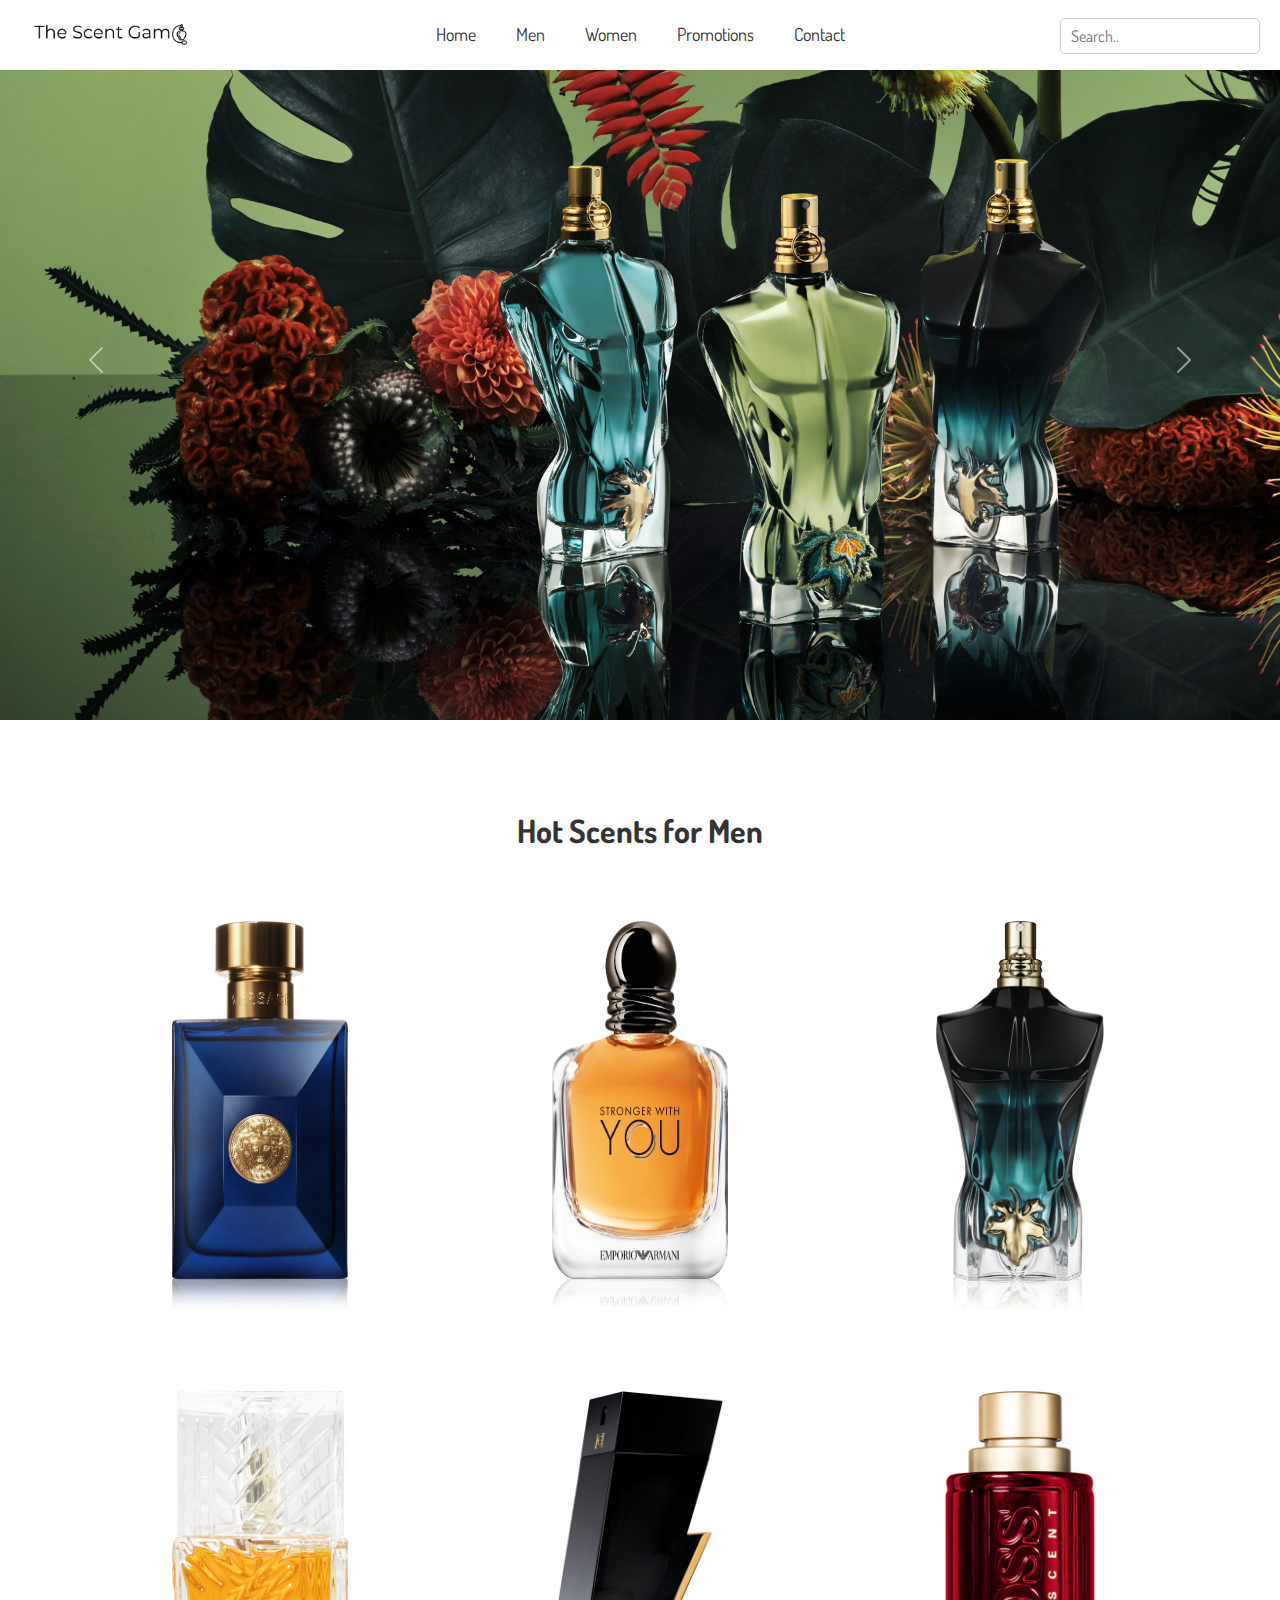
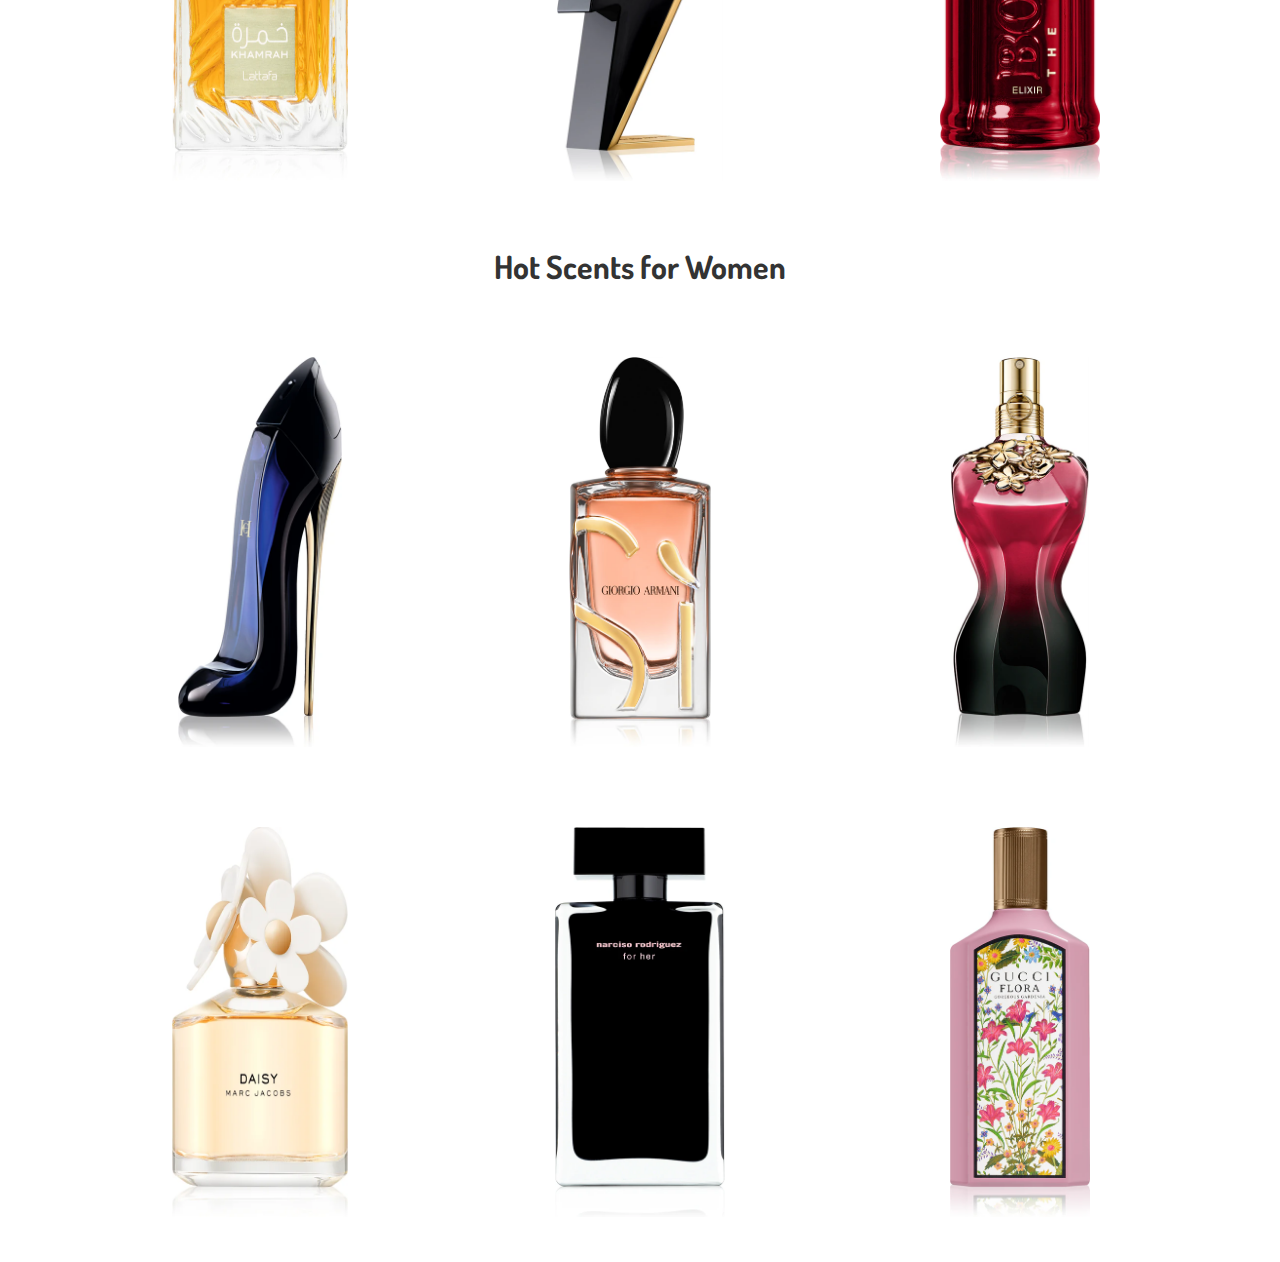
<file: index.html>
<!DOCTYPE html>
<html lang="en">
<head>
    <meta charset="UTF-8">
    <meta name="viewport" content="width=device-width, initial-scale=1.0">
    <link rel="icon" type="image/x-icon" href="/assets/favicon.png">
    <link href="https://fonts.googleapis.com/css2?family=Dosis:wght@200;300;400;500;600;700;800&display=swap" rel="stylesheet">
    <link href="https://cdn.jsdelivr.net/npm/bootstrap@5.3.0-alpha1/dist/css/bootstrap.min.css" rel="stylesheet">
    <link rel="stylesheet" href="style.css">
    <title>TheScentGame</title>
</head>
<body>
    <header>
        <nav aria-label="Main navigation">
            <div class="logo-container">
                <div class="logo">
                    <img src="./assets/logo.png" alt="Logo">
                </div>
            </div>
           <ul class="nav-links" role="menu">
                <li role="menuitem"><a href="#home">Home</a></li>
                <li role="menuitem"><a href="#Men">Men</a></li>
                <li role="menuitem"><a href="#Women">Women</a></li>
                <li role="menuitem"><a href="#Promotions">Promotions</a></li>
                <li role="menuitem"><a href="#Contact us">Contact</a></li>
            </ul>
            <div class="searchContainer">
                <input class="searchBox" type="text" placeholder="Search..">
            </div>
        </nav>
    </header>

    <div id="carouselExample" class="carousel slide">
        <div class="carousel-inner">
            <div class="carousel-item active">
                <img src="./assets/slideshow1.jpg" class="d-block w-100" alt="Slide 1">
            </div>
            <div class="carousel-item">
                <img src="./assets/slideshow2.jpeg" class="d-block w-100" alt="Slide 2">
            </div>
            <div class="carousel-item">
                <img src="./assets/slideshow3.jpg" class="d-block w-100" alt="Slide 3">
            </div>
        </div>
        <button class="carousel-control-prev" type="button" data-bs-target="#carouselExample" data-bs-slide="prev">
            <span class="carousel-control-prev-icon" aria-hidden="true"></span>
            <span class="visually-hidden">Previous</span>
        </button>
        <button class="carousel-control-next" type="button" data-bs-target="#carouselExample" data-bs-slide="next">
            <span class="carousel-control-next-icon" aria-hidden="true"></span>
            <span class="visually-hidden">Next</span>
        </button>
    </div>

    <main class="container text-center">
        <!-- Hot Scents for Men -->
        <section>
            <h2 class="hotScentsTitleMen">Hot Scents for Men</h2>
            <div id="menPerfumesContainer" class="row"></div>
        </section>

        <!-- Hot Scents for Women -->
        <section>
            <h2 class="hotScentsTitleWoman">Hot Scents for Women</h2>
            <div id="womenPerfumesContainer" class="row"></div>
        </section>
    </main>

    <script src="https://cdn.jsdelivr.net/npm/@popperjs/core@2.11.6/dist/umd/popper.min.js"></script>
    <script src="https://cdn.jsdelivr.net/npm/bootstrap@5.3.0-alpha1/dist/js/bootstrap.min.js"></script>
    <script src="script.js"></script>
    <script src="perfumes.js"></script>
</body>
</html>
</file>
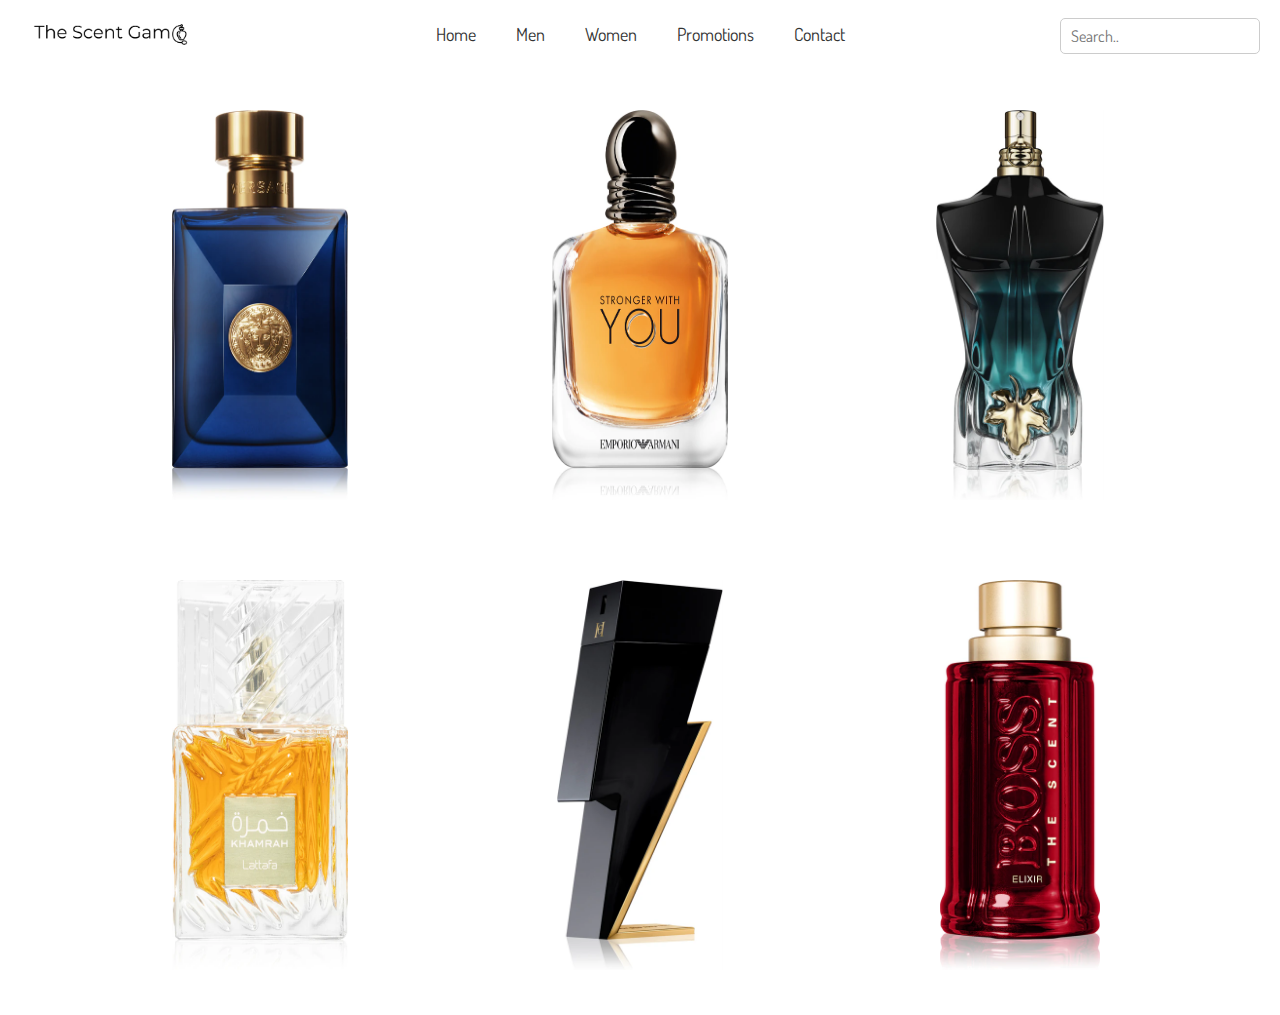
<file: men.html>
<!DOCTYPE html>
<html lang="en">
<head>
    <meta charset="UTF-8">
    <meta name="viewport" content="width=device-width, initial-scale=1.0">
    <link rel="icon" type="image/x-icon" href="/assets/favicon.png">
    <link href="https://fonts.googleapis.com/css2?family=Dosis:wght@200;300;400;500;600;700;800&display=swap" rel="stylesheet">
    <link href="https://cdn.jsdelivr.net/npm/bootstrap@5.3.0-alpha1/dist/css/bootstrap.min.css" rel="stylesheet">
    <link rel="stylesheet" href="style.css">
    <title>TheScentGame</title>
</head>
<body>
    <header>
        <nav aria-label="Main navigation">
            <div class="logo-container">
                <div class="logo">
                    <a href="index.html">
                        <img src="./assets/logo.png" alt="Logo">
                    </a>
                </div>
            </div>
           <ul class="nav-links" role="menu">
                <li role="menuitem"><a href="index.html">Home</a></li>
                <li role="menuitem"><a href="men.html">Men</a></li>
                <li role="menuitem"><a href="women.html">Women</a></li>
                <li role="menuitem"><a href="#Promotions">Promotions</a></li>
                <li role="menuitem"><a href="#Contact us">Contact</a></li>
            </ul>
            <div class="searchContainer">
                <input class="searchBox" type="text" placeholder="Search..">
            </div>
        </nav>
    </header>

    <main class="container text-center">
        <!-- Hot Scents for Men -->
        <section>
            <div id="menPerfumesContainer" class="row"></div>
        </section>
    </main>

    <script src="https://cdn.jsdelivr.net/npm/@popperjs/core@2.11.6/dist/umd/popper.min.js"></script>
    <script src="https://cdn.jsdelivr.net/npm/bootstrap@5.3.0-alpha1/dist/js/bootstrap.min.js"></script>
    <script src="scriptMen.js"></script>
    <script src="perfumes.js"></script>
</body>
</html>
</file>
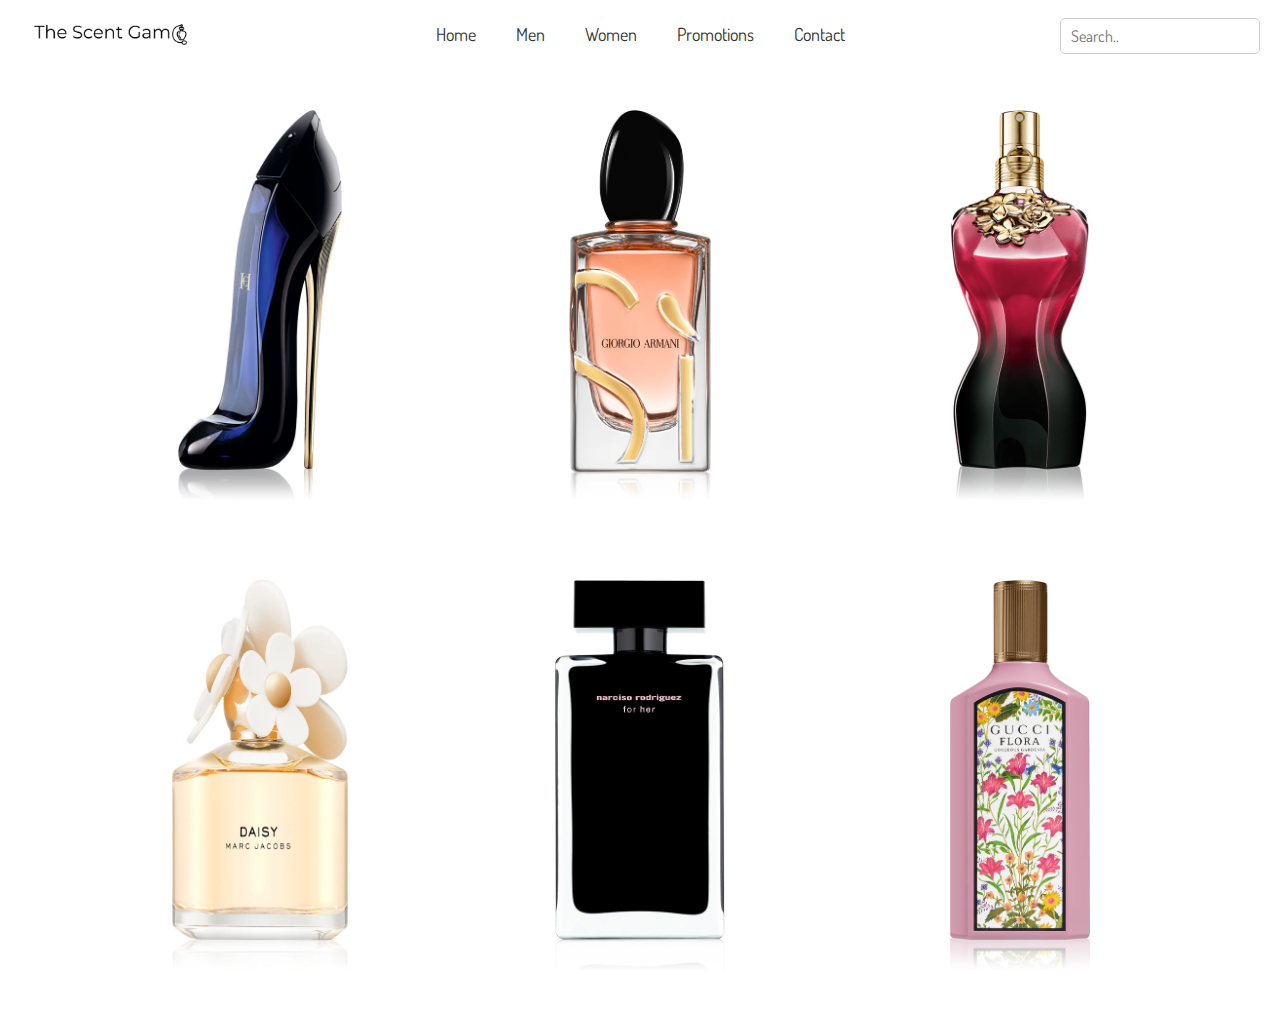
<file: women.html>
<!DOCTYPE html>
<html lang="en">
<head>
    <meta charset="UTF-8">
    <meta name="viewport" content="width=device-width, initial-scale=1.0">
    <link rel="icon" type="image/x-icon" href="/assets/favicon.png">
    <link href="https://fonts.googleapis.com/css2?family=Dosis:wght@200;300;400;500;600;700;800&display=swap" rel="stylesheet">
    <link href="https://cdn.jsdelivr.net/npm/bootstrap@5.3.0-alpha1/dist/css/bootstrap.min.css" rel="stylesheet">
    <link rel="stylesheet" href="style.css">
    <title>TheScentGame</title>
</head>
<body>
    <header>
        <nav aria-label="Main navigation">
            <div class="logo-container">
                <div class="logo">
                    <a href="index.html">
                        <img src="./assets/logo.png" alt="Logo">
                    </a>
                </div>
            </div>
           <ul class="nav-links" role="menu">
                <li role="menuitem"><a href="index.html">Home</a></li>
                <li role="menuitem"><a href="men.html">Men</a></li>
                <li role="menuitem"><a href="women.html">Women</a></li>
                <li role="menuitem"><a href="#Promotions">Promotions</a></li>
                <li role="menuitem"><a href="#Contact us">Contact</a></li>
            </ul>
            <div class="searchContainer">
                <input class="searchBox" type="text" placeholder="Search..">
            </div>
        </nav>
    </header>


    <main class="container text-center">
        <!-- Hot Scents for Women -->
        <section>
            <div id="womenPerfumesContainer" class="row"></div>
        </section>
    </main>


    <script src="https://cdn.jsdelivr.net/npm/@popperjs/core@2.11.6/dist/umd/popper.min.js"></script>
    <script src="https://cdn.jsdelivr.net/npm/bootstrap@5.3.0-alpha1/dist/js/bootstrap.min.js"></script>
    <script src="scriptWomen.js"></script>
    <script src="perfumes.js"></script>
</body>
</html>
</file>
<file: style.css>
* {
    margin: 0;
    padding: 0;
    box-sizing: border-box;
}

body {
    font-family: 'Dosis', sans-serif;
    background-color: white;
    margin: 0;
    padding: 0;
    box-sizing: border-box;
}

header {
    position: fixed;
    top: 0;
    left: 0;
    width: 100%;
    z-index: 1000;
    background-color: #fff;
}

nav {
    display: flex;
    align-items: center;
    justify-content: space-between; 
    padding: 10px 20px;
}

main {
    padding-top: 70px;
}


.hotScentsTitleMen {
    padding: 2%;
    font-size: 2rem;
    font-weight: bold;
    color: #333;
    cursor: pointer;
    transition: color 0.3s ease-in-out;
  }

  .hotScentsTitleMen:hover {
    color: #2473bd;
  }

.hotScentsTitleWoman {
    padding: 2%;
    font-size: 2rem;
    font-weight: bold;
    color: #333;
    cursor: pointer;
    transition: color 0.3s ease-in-out;
  }

  .hotScentsTitleWoman:hover {
    color: #e91e63;
  }

.logo-container {
    flex: 1;
    display: flex;
    align-items: center;
}

.logo img {
    max-height: 50px;
    width: auto;
}

.nav-links {
    display: flex;
    list-style: none;
    gap: 20px;
    margin: 0;
    padding: 0;
    flex-wrap: wrap;
}

.nav-links li {
    display: inline-block;
}

.nav-links li a {
    text-decoration: none;
    font-size: 18px;
    color: #333;
    padding: 5px 10px;
    transition: color 0.3s ease;
}

.nav-links li a:hover {
    color: #007BFF;
}

.searchContainer {
    flex: 1;
    display: flex;
    justify-content: flex-end;
    margin-top: 2px;
}

.searchBox {
    width: 200px;
    max-width: 100%;
    padding: 5px 10px;
    font-size: 16px;
    border: 1px solid #ccc;
    border-radius: 5px;
    outline: none;
    transition: border-color 0.3s ease, background-color 0.3s ease;
}

.searchBox:focus {
    border-color: #007BFF;
    background-color: rgba(0, 123, 255, 0.1);
}

.searchBox:hover {
    color: #333;
    background-color: rgba(50, 57, 65, 0.1);
}

.gridContainer {
    display: grid;
}

.row {
    display: flex;
    flex-wrap: wrap;
    justify-content: center;
    margin-bottom: 5px;
}

.col {
    flex: 1 1 calc(33.333% - 40px);
    margin: 10px;
    text-align: center;
    box-sizing: border-box;
}

.col img {
    max-width: 70%;
    height: 100%;
}

.wrapper {
    position: relative;
    width: 100%;
    height: 50vh;
  }
  
  .wrapper img {
    max-width: 70%;
    height: 100%;
    padding: 30px;
  }
  
  .perfumeName{
    font-size: 2rem;
  }
  .content {
    position: absolute;
    top: 0;
    left: 0;
    width: 100%;
    height: 100%;
    background: rgba(0, 0, 0, 0.6);
    display: flex;
    flex-direction: column;
    justify-content: center;
    align-items: center;
    opacity: 0;
    transition: opacity 0.6s ease;
    color: #fff;
    text-align: center;
    padding: 5%;
    font-size: 18px;
  }
  
  .wrapper:hover .content {
    opacity: 1;
  }
  

.logo img {
    max-width: 100%;
    height: auto;
}

@media (max-width: 768px) {
    .nav-links {
        justify-content: center;
        gap: 10px;
    }

    .searchContainer {
        justify-content: center;
        margin-top: 10px;
    }

    .col {
        flex: 1 1 calc(50% - 40px);
    }
}

@media (max-width: 480px) {
    nav {
        flex-direction: column;
        align-items: center;
    }

    .nav-links {
        flex-direction: column;
        gap: 10px;
    }

    .col {
        flex: 1 1 calc(100% - 20px);
    }

    .searchBox {
        width: 100%;
        text-align: center;
    }
}
</file>
